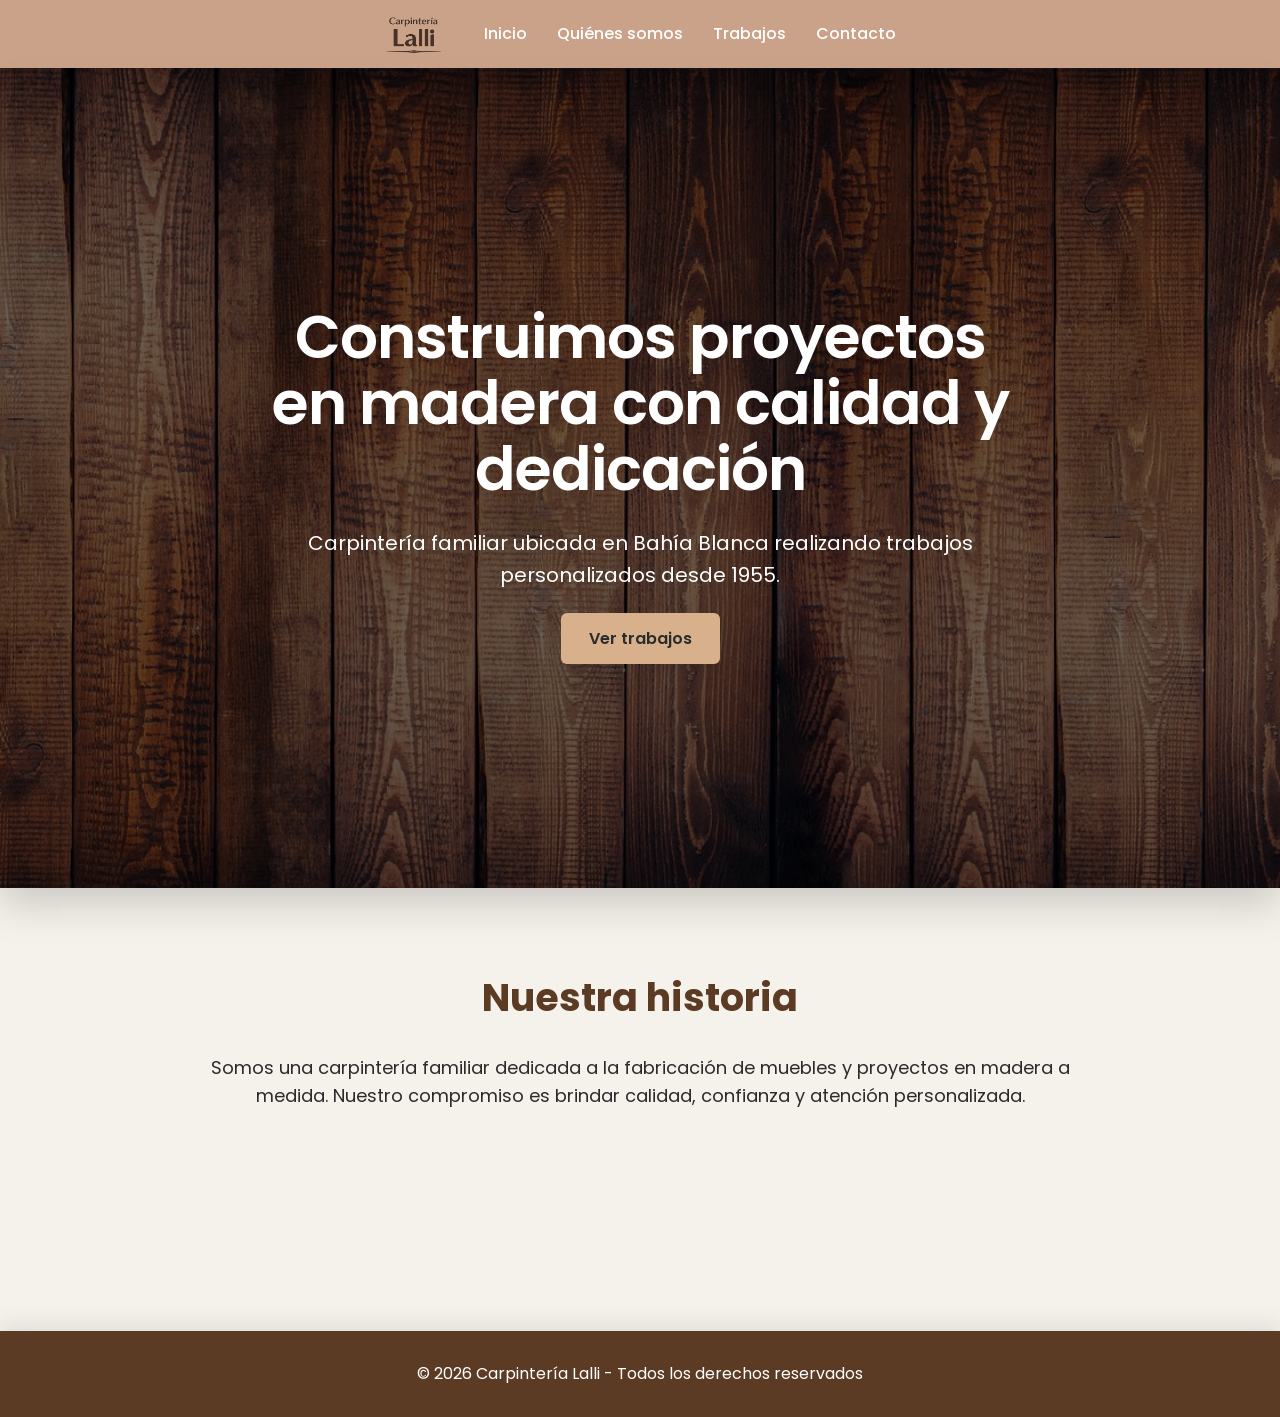
<file: index.html>
<!DOCTYPE html>
<html lang="es">

<head>

    <meta charset="UTF-8">

    <meta name="viewport" content="width=device-width, initial-scale=1.0">

    <title>Carpintería Lalli</title>

    <link rel="stylesheet" href="css/style.css">

</head>

<body>

<header>

    <div class="logo">

        <img src="images/logo.PNG" alt="Logo Carpintería Lalli">

    </div>

    <nav>

        <ul>

            <li><a href="index.html">Inicio</a></li>

            <li><a href="pages/quienes_somos.html">Quiénes somos</a></li>

            <li><a href="pages/trabajos.html">Trabajos</a></li>

            <li><a href="pages/contacto.html">Contacto</a></li>

        </ul>

    </nav>

</header>

<main>

<section class="hero">

    <div class="overlay">

        <h2>
            Construimos proyectos en madera
            con calidad y dedicación
        </h2>

        <p>
            Carpintería familiar ubicada en Bahía Blanca
            realizando trabajos personalizados desde 1955.
        </p>

        <a href="pages/trabajos.html" class="boton">
            Ver trabajos
        </a>

    </div>

</section>

<section class="info">

    <h2>Nuestra historia</h2>

    <p>
        Somos una carpintería familiar dedicada a la fabricación
        de muebles y proyectos en madera a medida.
        Nuestro compromiso es brindar calidad,
        confianza y atención personalizada.
    </p>

</section>

</main>

<footer>

    <p>
        © 2026 Carpintería Lalli - Todos los derechos reservados
    </p>

</footer>

</body>

</html>
</file>
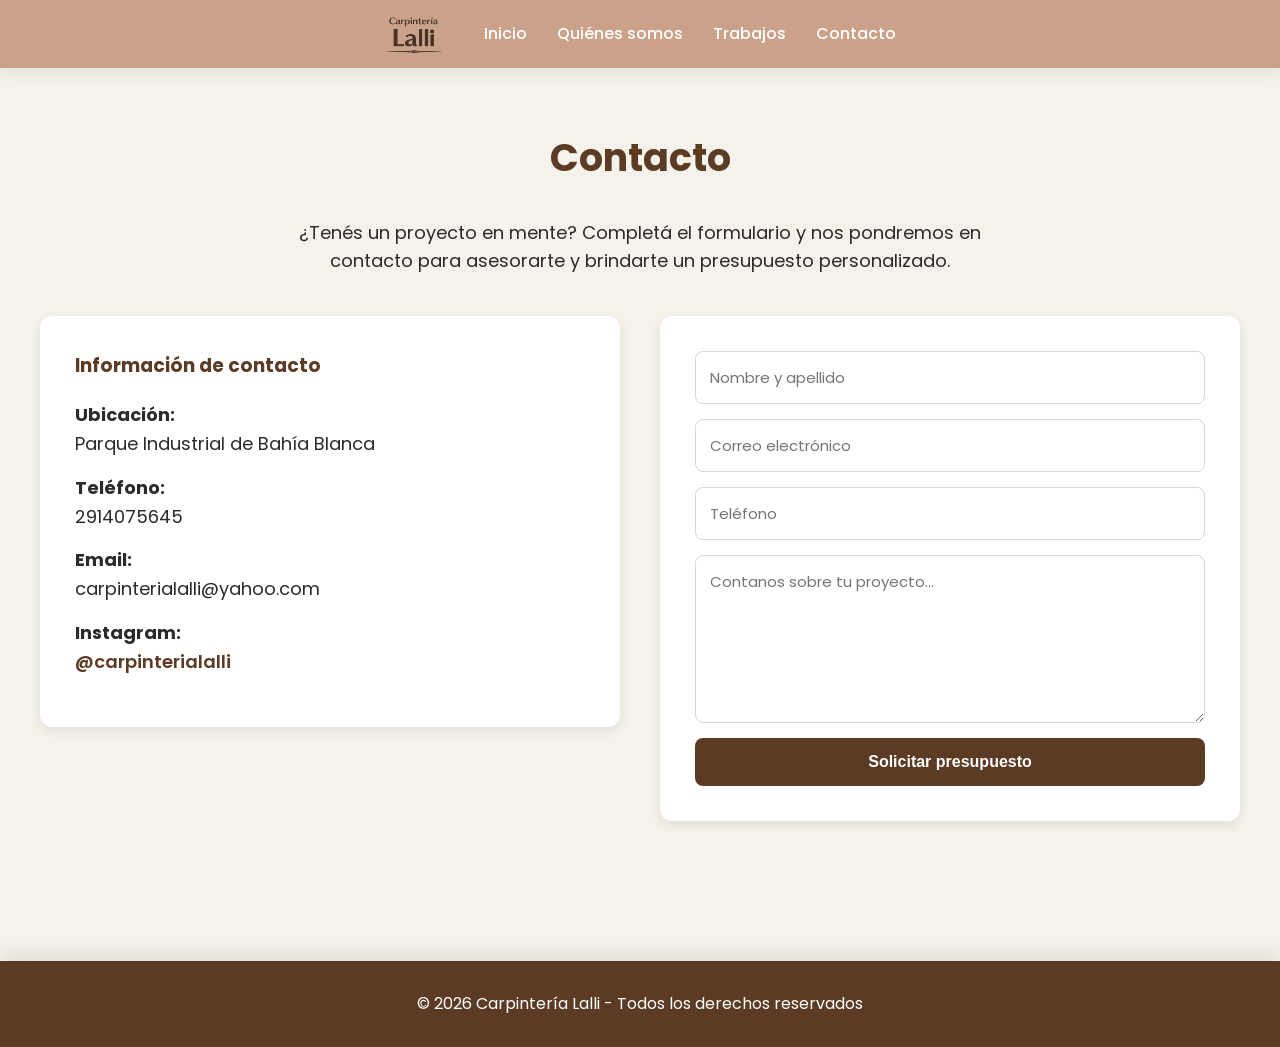
<file: pages/contacto.html>
<!DOCTYPE html>
<html lang="es">
<head>
<meta charset="UTF-8">
<meta name="viewport" content="width=device-width, initial-scale=1.0">
<title>Contacto | Carpintería Lalli</title>
<link rel="stylesheet" href="../css/style.css">
</head>
<body>
<header>
<div class="logo">
    <img src="../images/logo.PNG" alt="Logo Carpintería Lalli">
</div>
<nav>
    <ul>
        <li><a href="../index.html">Inicio</a></li>
        <li><a href="quienes_somos.html">Quiénes somos</a></li>
        <li><a href="trabajos.html">Trabajos</a></li>
        <li><a href="contacto.html">Contacto</a></li>
    </ul>
</nav>
</header>
<main>
<section class="contacto">
<h2>Contacto</h2>
<p class="contacto-intro">
    ¿Tenés un proyecto en mente? Completá el formulario y nos pondremos en contacto para asesorarte y brindarte un presupuesto personalizado.
</p>
<div class="contacto-contenedor">
    <div class="contacto-info">
        <h3>Información de contacto</h3>
        <p>
            <strong>Ubicación:</strong><br>
            Parque Industrial de Bahía Blanca
        </p>
        <p>
            <strong>Teléfono:</strong><br>
            2914075645
        </p>
        <p>
            <strong>Email:</strong><br>
            carpinterialalli@yahoo.com
        </p>
        <p>
            <strong>Instagram:</strong><br>
            <a href="https://www.instagram.com/" target="_blank">
                @carpinterialalli
            </a>
        </p>
    </div>
    <form class="formulario-contacto">
        <input
            type="text"
            placeholder="Nombre y apellido"
            required
        >
        <input
            type="email"
            placeholder="Correo electrónico"
            required
        >
        <input
            type="tel"
            placeholder="Teléfono"
        >
        <textarea
            rows="6"
            placeholder="Contanos sobre tu proyecto..."
        ></textarea>
        <button type="submit">
            Solicitar presupuesto
        </button>
    </form>
</div>
</section>
</main>
<footer>
<p>
    ©️ 2026 Carpintería Lalli - Todos los derechos reservados
</p>
</footer>
</body>
</html>
</file>
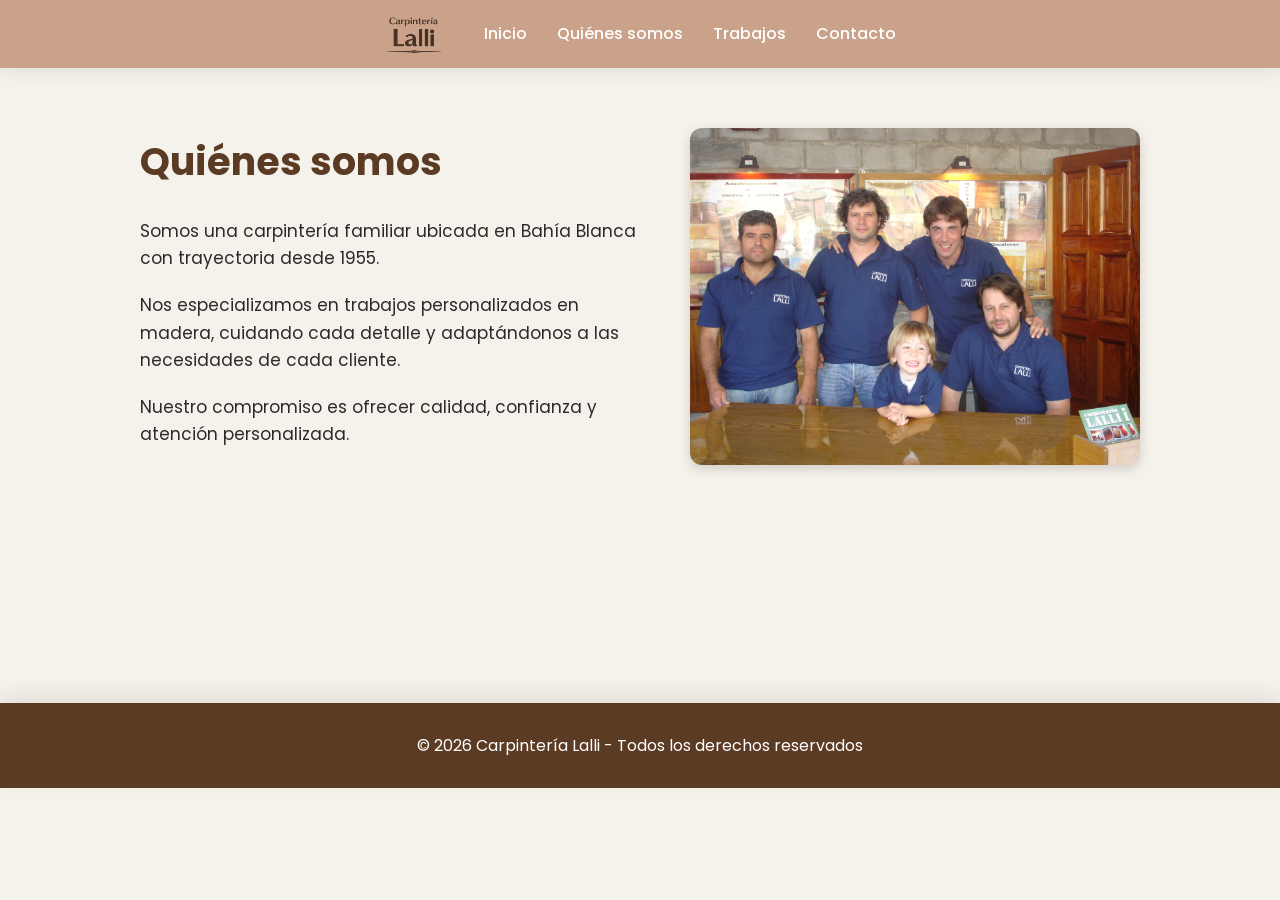
<file: pages/quienes_somos.html>
<!DOCTYPE html>
<html lang="es">

<head>

    <meta charset="UTF-8">

    <meta name="viewport" content="width=device-width, initial-scale=1.0">

    <title>Quiénes somos</title>

    <link rel="stylesheet" href="../css/style.css">

</head>

<body>

<header>

    <div class="logo">

        <img src="../images/logo.PNG" alt="Logo Carpintería Lalli">

    </div>

    <nav>

        <ul>

            <li><a href="../index.html">Inicio</a></li>

            <li><a href="quienes_somos.html">Quiénes somos</a></li>

            <li><a href="trabajos.html">Trabajos</a></li>

            <li><a href="contacto.html">Contacto</a></li>

        </ul>

    </nav>

</header>

<main>

<section class="nosotros">

    <div class="nosotros-texto">

        <h2>Quiénes somos</h2>

        <p>
            Somos una carpintería familiar ubicada en Bahía Blanca
            con trayectoria desde 1955.
        </p>

        <p>
            Nos especializamos en trabajos personalizados
            en madera, cuidando cada detalle y adaptándonos
            a las necesidades de cada cliente.
        </p>

        <p>
            Nuestro compromiso es ofrecer calidad,
            confianza y atención personalizada.
        </p>

    </div>

    <div class="nosotros-imagen">

        <img src="../images/equipo.jpg" alt="Equipo de carpintería">

    </div>

</section>

</main>

<footer>

    <p>
        © 2026 Carpintería Lalli - Todos los derechos reservados
    </p>

</footer>

</body>

</html>
</file>
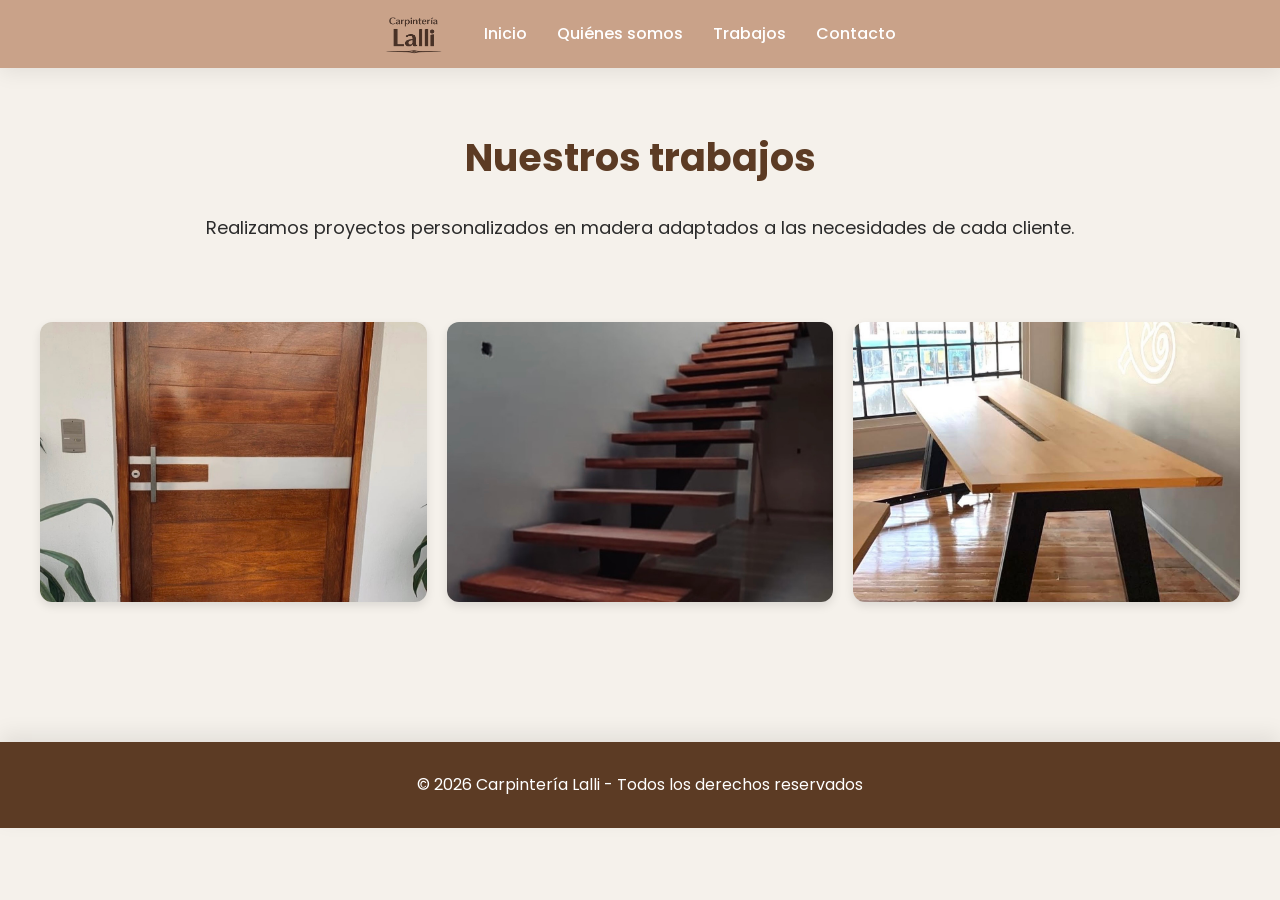
<file: pages/trabajos.html>
<!DOCTYPE html>
<html lang="es">

<head>

    <meta charset="UTF-8">

    <meta name="viewport" content="width=device-width, initial-scale=1.0">

    <title>Trabajos</title>

    <link rel="stylesheet" href="../css/style.css">

</head>

<body>

<header>

    <div class="logo">

        <img src="../images/logo.PNG" alt="Logo Carpintería Lalli">

    </div>

    <nav>

        <ul>

            <li><a href="../index.html">Inicio</a></li>

            <li><a href="quienes_somos.html">Quiénes somos</a></li>

            <li><a href="trabajos.html">Trabajos</a></li>

            <li><a href="contacto.html">Contacto</a></li>

        </ul>

    </nav>

</header>

<main>

<section class="info">

    <h2>Nuestros trabajos</h2>

    <p>
        Realizamos proyectos personalizados en madera
        adaptados a las necesidades de cada cliente.
    </p>

</section>

<section class="galeria">

    <div class="galeria-grid">

        <img src="../images/galeria1.jpeg" alt="Trabajo en madera">

        <img src="../images/galeria2.jpeg" alt="Mueble de madera">

        <img src="../images/galeria3.jpeg" alt="Carpintería">

    </div>

</section>

</main>

<footer>

    <p>
        © 2026 Carpintería Lalli - Todos los derechos reservados
    </p>

</footer>

</body>

</html>
</file>
<file: css/style.css>
@import url('https://fonts.googleapis.com/css2?family=Poppins:wght@300;400;500;600&display=swap');

*{
    margin: 0;
    padding: 0;
    box-sizing: border-box;
}

body{
    font-family: 'Poppins', sans-serif;
    background-color: #f5f1eb;
    color: #2b2b2b;
    line-height: 1.6;
}

/* ---------------- HEADER ---------------- */

header{
    background-color: rgba(199,157,132,0.95);

    backdrop-filter: blur(10px);

    position: sticky;

    top: 0;

    z-index: 1000;

    display: flex;

    align-items: center;

    justify-content: center;

    gap: 40px;

    padding: 10px 30px;

    box-shadow: 0 4px 20px rgba(0,0,0,0.08);
}

.logo img{
    width: 60px;
    height: auto;
    display: block;
}



nav ul{
    list-style: none;

    display: flex;

    justify-content: center;

    gap: 30px;

    flex-wrap: wrap;
}

nav a{
    color: white;

    text-decoration: none;

    font-weight: 500;

    transition: 0.3s;
}

nav a:hover{
    color: #d8b08c;
}

/* ---------------- MAIN ---------------- */

main{
    padding: 60px 40px;
    max-width: 1400px;
    margin: auto;
}


/* ---------------- HERO ---------------- */

.hero{

    background-image:
    linear-gradient(
        rgba(0,0,0,0.55),
        rgba(0,0,0,0.55)
    ),
    url("../images/hero.jpg");

    background-size: cover;
    background-position: center;

    min-height: calc(100vh - 80px);

    width: 100vw;

    margin-left: calc(-50vw + 50%);

    margin-top: -60px;

    display: flex;

    justify-content: center;

    align-items: center;

    text-align: center;

    padding: 30px;

    margin-bottom: 80px;

    overflow: hidden;

    box-shadow: 0 15px 40px rgba(0,0,0,0.18);
}


.overlay{
    max-width: 750px;
}

.hero h2{
    color: white;

    font-size: 60px;

    font-weight: 600;

    letter-spacing: -1px;

    margin-bottom: 25px;

    line-height: 1.1;
}


.hero p{
    color: white;

    font-size: 20px;

    margin-bottom: 35px;
}


.boton{
    background-color: #d8b08c;

    color: #2b2b2b;

    padding: 14px 28px;

    text-decoration: none;

    border-radius: 6px;

    font-weight: 600;

    transition: 0.3s;
}

.boton:hover{
    background-color: #f0d2b5;
}

/* ---------------- INFO ---------------- */

.info{
    max-width: 900px;

    margin: auto;

    text-align: center;

    margin-bottom: 80px;
}

.info h2{
    font-size: 38px;

    margin-bottom: 25px;

    color: #5c3b24;
}

.info p{
    font-size: 18px;
}

/* ---------------- TARJETAS ---------------- */

.tarjetas{
    display: flex;

    justify-content: center;

    gap: 25px;

    flex-wrap: wrap;

    margin-top: 40px;
}

.card{
    background-color: white;

    width: 320px;

    border-radius: 12px;

    overflow: hidden;

    box-shadow: 0px 4px 12px rgba(0,0,0,0.1);

    transition: 0.3s;
}

.card:hover{
    transform: translateY(-5px);
}

.card img{
    width: 100%;

    height: 220px;

    object-fit: cover;
}

.card-contenido{
    padding: 25px;
}

.card h3{
    color: #5c3b24;

    margin-bottom: 15px;

    font-size: 24px;
}

.card p{
    font-size: 16px;
}

/* ---------------- NOSOTROS ---------------- */

.nosotros{

    display: flex;

    align-items: center;

    justify-content: center;

    gap: 50px;

    flex-wrap: wrap;

    margin-bottom: 90px;
}

.nosotros-texto{
    max-width: 500px;
}

.nosotros-texto h2{

    font-size: 38px;

    color: #5c3b24;

    margin-bottom: 25px;
}

.nosotros-texto p{

    margin-bottom: 20px;

    font-size: 17px;
}

.nosotros-imagen img{

    width: 450px;

    border-radius: 12px;

    box-shadow: 0px 4px 12px rgba(0,0,0,0.15);
}

/* ---------------- GALERIA ---------------- */

.galeria{
    margin-top: 60px;
}

.galeria h2{
    text-align: center;

    font-size: 38px;

    color: #5c3b24;

    margin-bottom: 40px;
}

.galeria-grid{

    display: grid;

    grid-template-columns: repeat(auto-fit, minmax(250px, 1fr));

    gap: 20px;
}

.galeria-grid img{

    width: 100%;

    height: 280px;

    object-fit: cover;

    border-radius: 12px;

    box-shadow: 0px 4px 10px rgba(0,0,0,0.1);
}

/* ---------------- CONTACTO ---------------- */

.contacto{
    text-align: center;
}

.contacto h2{
    font-size: 38px;

    margin-bottom: 30px;

    color: #5c3b24;
}

.contacto p{
    margin-bottom: 15px;

    font-size: 18px;
}

.contacto a{
    color: #5c3b24;

    font-weight: 600;

    text-decoration: none;
}

/* ---------------- FOOTER ---------------- */

footer{
    background-color: #5c3b24;

    color: white;

    text-align: center;

    padding: 30px;

    margin-top: 80px;
}

/* ---------------- RESPONSIVE ---------------- */

@media (max-width: 768px){

    header{
        padding: 15px 20px;
    }

    .logo img{
        width: 120px;
    }

    nav ul{
        flex-direction: column;

        gap: 15px;
    }

    main{
        padding: 40px 20px;
    }

    .hero{
        height: auto;

        padding: 100px 20px;
    }

    .hero h2{
        font-size: 34px;
    }

    .hero p{
        font-size: 16px;
    }

    .info h2,
    .galeria h2,
    .contacto h2,
    .nosotros-texto h2{
        font-size: 30px;
    }

    .card{
        width: 100%;
    }

    .nosotros{
        flex-direction: column;
    }

    .nosotros-imagen img{
        width: 100%;
    }

}/* –––––––– MEJORAS PROFESIONALES –––––––– */

main{
max-width: 1400px;
margin: auto;
}

.card:hover{
transform: translateY(-8px);
box-shadow: 0px 12px 25px rgba(0,0,0,0.15);
}

.galeria-grid img{
transition: transform 0.3s ease;
}

.galeria-grid img:hover{
transform: scale(1.03);
}

/* –––––––– FORMULARIO CONTACTO –––––––– */

.contacto{
max-width: 1200px;
margin: auto;
}

.contacto-intro{
max-width: 750px;
margin: 0 auto 50px auto;
}

.contacto-contenedor{
display: flex;
justify-content: center;
align-items: flex-start;
gap: 40px;
flex-wrap: wrap;
margin-top: 40px;
}

.contacto-info{
background: white;
padding: 35px;
border-radius: 12px;
box-shadow: 0px 4px 12px rgba(0,0,0,0.08);
flex: 1;
min-width: 300px;
text-align: left;
}

.contacto-info h3{
color: #5c3b24;
margin-bottom: 20px;
}

.formulario-contacto{
background: white;
padding: 35px;
border-radius: 12px;
box-shadow: 0px 4px 12px rgba(0,0,0,0.08);
flex: 1;
min-width: 320px;

display: flex;
flex-direction: column;
gap: 15px;

}

.formulario-contacto input,
.formulario-contacto textarea{
width: 100%;
padding: 14px;
border: 1px solid #d8d8d8;
border-radius: 8px;
font-family: inherit;
font-size: 15px;
}

.formulario-contacto input:focus,
.formulario-contacto textarea:focus{
outline: none;
border-color: #c79d84;
}

.formulario-contacto button{
background-color: #5c3b24;
color: white;
border: none;
padding: 15px;
border-radius: 8px;
font-size: 16px;
font-weight: 600;
cursor: pointer;
transition: 0.3s;
}

.formulario-contacto button:hover{
background-color: #7a5236;
}

@media (max-width: 768px){

.contacto-contenedor{
    flex-direction: column;
}
.contacto-info,
.formulario-contacto{
    width: 100%;
}

}/* =====================================
ESTILO PREMIUM CARPINTERÍA LALLI
===================================== */

/* Animación suave general */

html{
scroll-behavior: smooth;
}

body{
animation: fadePage 0.8s ease;
}

@keyframes fadePage{
from{
opacity: 0;
}
to{
opacity: 1;
}
}

/* Header más premium */

header{
position: sticky;
top: 0;
z-index: 1000;

backdrop-filter: blur(12px);
box-shadow: 0 4px 20px rgba(0,0,0,0.08);

}

/* Navegación */

nav a{
position: relative;
transition: all 0.3s ease;
}

nav a::after{
content: “”;
position: absolute;
left: 0;
bottom: -6px;

width: 0;
height: 2px;
background-color: white;
transition: width 0.3s ease;

}

nav a:hover::after{
width: 100%;
}

/* Hero */

.hero{
overflow: hidden;

box-shadow: 0 15px 40px rgba(0,0,0,0.18);

}

.hero h2{
font-size: 60px;
font-weight: 600;
letter-spacing: -1px;
}

.hero p{
font-size: 20px;
}

/* Botón principal */

.boton{
transition: all 0.35s ease;
box-shadow: 0 8px 20px rgba(0,0,0,0.12);
}

.boton:hover{
transform: translateY(-3px);
box-shadow: 0 15px 30px rgba(0,0,0,0.18);
}

/* Tarjetas */

.card{
transition:
transform 0.35s ease,
box-shadow 0.35s ease;
}

.card:hover{
transform: translateY(-10px);
box-shadow: 0 18px 35px rgba(0,0,0,0.15);
}

.card img{
transition: transform 0.5s ease;
}

.card:hover img{
transform: scale(1.05);
}

/* Sección nosotros */

.nosotros-imagen img{
transition:
transform 0.4s ease,
box-shadow 0.4s ease;
}

.nosotros-imagen img:hover{
transform: scale(1.02);
box-shadow: 0 15px 35px rgba(0,0,0,0.18);
}

/* Galería */

.galeria-grid img{
transition:
transform 0.4s ease,
box-shadow 0.4s ease;
}

.galeria-grid img:hover{
transform: scale(1.04);
box-shadow: 0 15px 30px rgba(0,0,0,0.18);
}

/* Formulario */

.formulario-contacto,
.contacto-info{
transition:
transform 0.3s ease,
box-shadow 0.3s ease;
}

.formulario-contacto:hover,
.contacto-info:hover{
transform: translateY(-4px);
box-shadow: 0 15px 30px rgba(0,0,0,0.12);
}

.formulario-contacto input,
.formulario-contacto textarea{
transition:
border-color 0.3s ease,
box-shadow 0.3s ease;
}

.formulario-contacto input:focus,
.formulario-contacto textarea:focus{
box-shadow: 0 0 0 4px rgba(199,157,132,0.15);
}

.formulario-contacto button{
transition: all 0.3s ease;
}

.formulario-contacto button:hover{
transform: translateY(-2px);
}

/* Footer */

footer{
box-shadow: 0 -8px 20px rgba(0,0,0,0.08);
}
</file>
